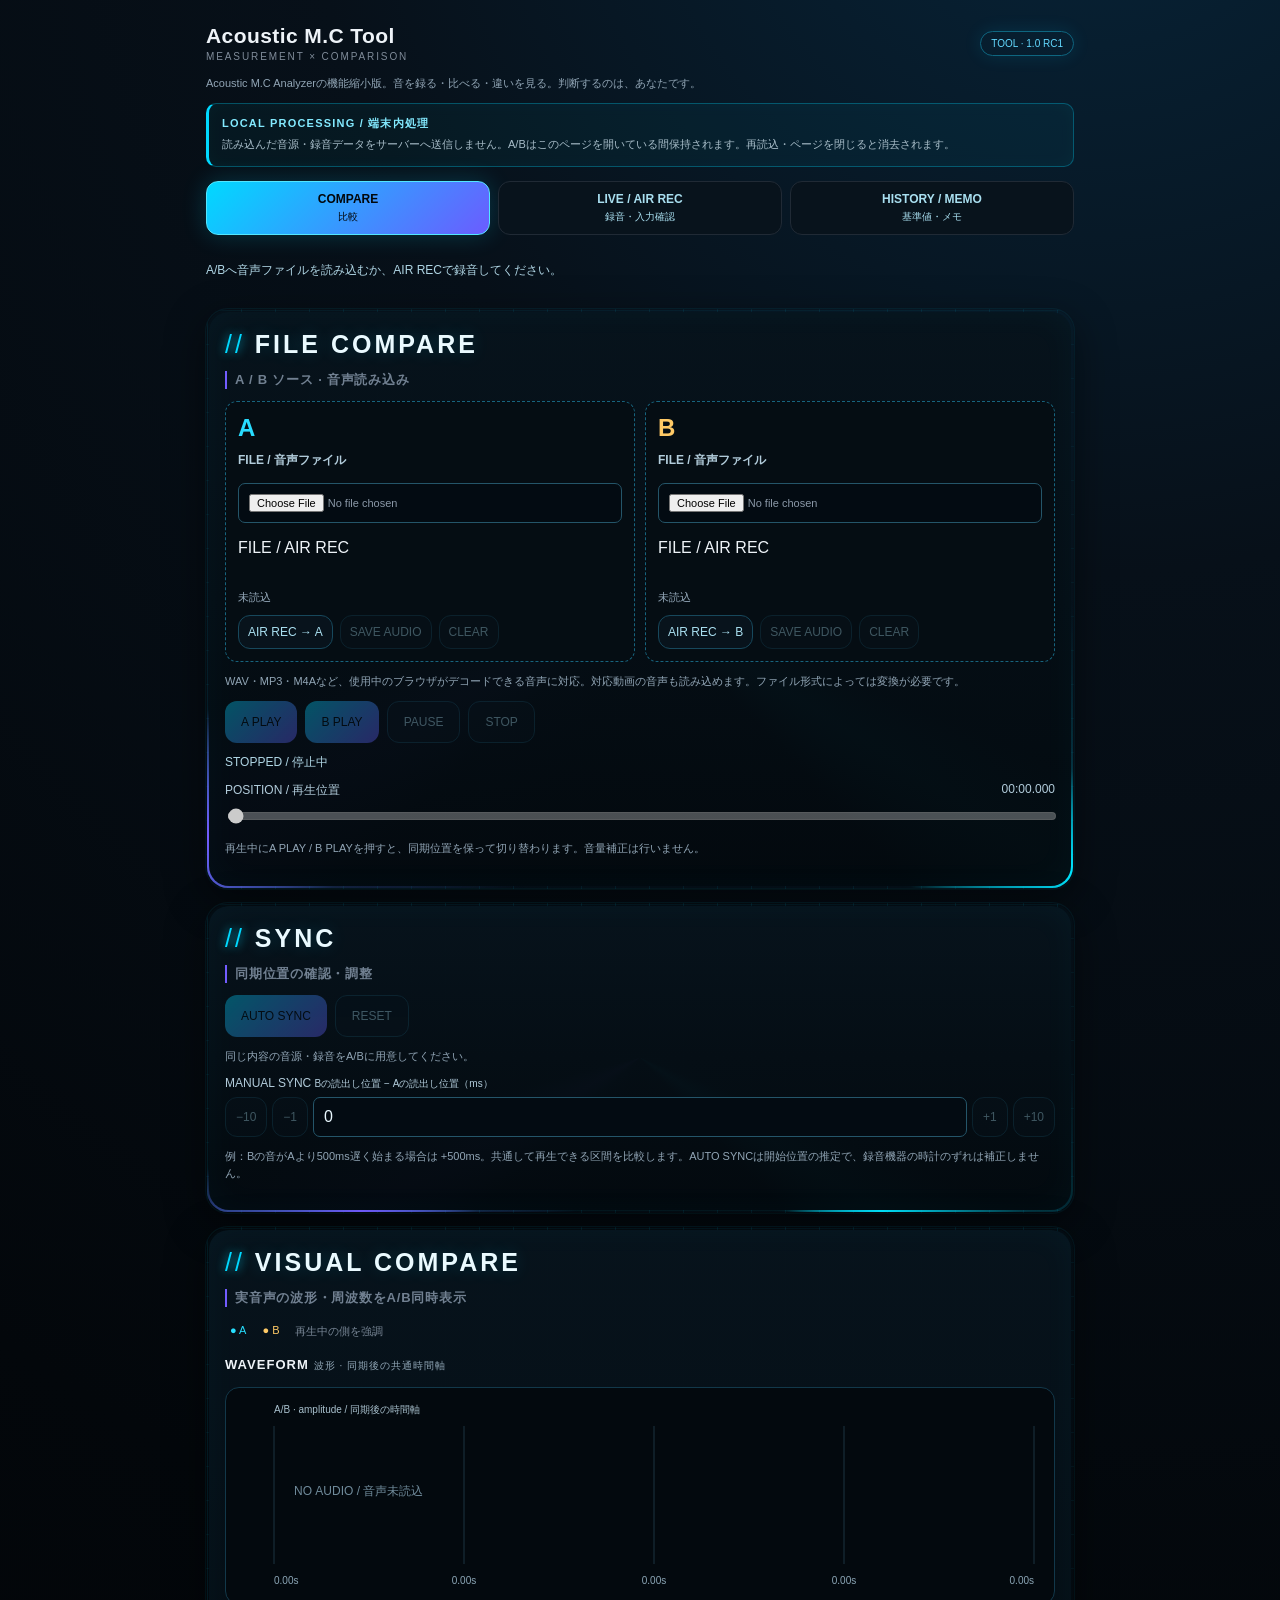
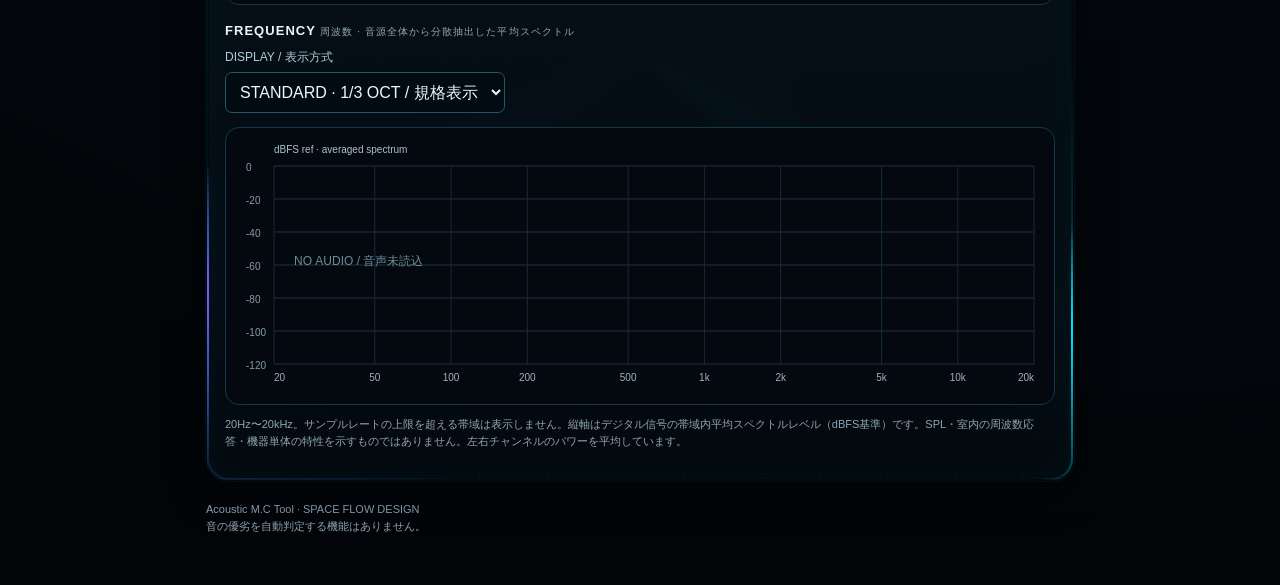
<file: Acoustic_MC_Tool_baseline_RC1.html>
<!doctype html><html lang="ja"><head><meta charset="utf-8"><meta name="viewport" content="width=device-width,initial-scale=1,viewport-fit=cover"><meta name="theme-color" content="#03070b"><meta http-equiv="Content-Security-Policy" content="default-src 'none'; script-src 'unsafe-inline'; style-src 'unsafe-inline'; media-src blob:; worker-src blob:; connect-src 'none'; img-src data:; base-uri 'none'; form-action 'none'"><title>Acoustic M.C Tool</title><style>
*{box-sizing:border-box}body{margin:0;background:radial-gradient(circle at 85% -10%,#07253a 0,#071019 30%,#03070b 72%,#020407 100%);color:#eef3f8;font-family:-apple-system,BlinkMacSystemFont,"Segoe UI",sans-serif}.wrap{max-width:900px;margin:auto;padding:18px 16px 50px}.top{display:flex;justify-content:space-between;align-items:center;margin:6px 0 22px}.brand{font-size:22px;font-weight:800;letter-spacing:.02em}.brand small{display:block;font-size:10px;letter-spacing:.19em;color:#7f8b99;margin-top:3px}.pill{border:1px solid #0e6680;border-radius:999px;padding:6px 10px;font-size:10px;color:#63d9ff;box-shadow:0 0 18px rgba(0,200,255,.12)}.tabs{display:grid;grid-template-columns:repeat(3,1fr);gap:8px;margin:10px 0 18px}.tab{border:1px solid #202a35;background:linear-gradient(180deg,#0a1620,#071018);color:#6f8fa2;padding:12px;border-radius:12px;text-align:center;font-weight:700}.tab.on{background:linear-gradient(135deg,#00d9ff,#6b5cff);color:#02070b;border-color:#53e6ff;box-shadow:0 0 24px rgba(0,217,255,.2)}.card{position:relative;isolation:isolate;background:linear-gradient(180deg,rgba(8,20,29,.97),rgba(5,11,17,.97));border:1px solid transparent;border-radius:20px;padding:18px;margin:14px 0;box-shadow:0 12px 40px rgba(0,0,0,.38),inset 0 0 28px rgba(0,217,255,.025);overflow:hidden}.card:before{content:"";position:absolute;z-index:-2;inset:-55%;background:conic-gradient(from 0deg,transparent 0 34%,#00d9ff 40%,transparent 46% 68%,#725cff 74%,transparent 81%);animation:cyberSpin 7s linear infinite}.card:after{content:"";position:absolute;z-index:-1;inset:1px;border-radius:19px;background:linear-gradient(180deg,#08141d 0%,#050b11 100%);box-shadow:inset 0 0 30px rgba(0,217,255,.035)}@keyframes cyberSpin{to{transform:rotate(360deg)}}.label{font-size:25px;font-weight:760;color:#eafaff;letter-spacing:.12em;text-transform:uppercase;text-shadow:0 0 18px rgba(0,217,255,.20)}.jp-sub{font-size:13px;color:#718091;letter-spacing:.06em;margin:4px 0 12px;font-weight:600}.value{font-size:42px;font-weight:750;font-variant-numeric:tabular-nums;margin:5px 0}.unit{font-size:15px;color:#7f8c9b}.row{display:flex;gap:8px;flex-wrap:wrap}button{appearance:none;border:0;border-radius:12px;padding:13px 16px;font-weight:800;background:linear-gradient(135deg,#00d9ff,#695cff);color:#02070b}button.alt{background:#08131c;color:#a9dff0;border:1px solid #17485c}button:disabled{opacity:.35}.status{font-size:12px;color:#7e8b99;margin:10px 0 0}.meter{height:5px;background:#1d2631;border-radius:8px;overflow:hidden}.meter div{height:100%;width:0;background:linear-gradient(90deg,#00d9ff,#6b5cff)}.chartbox{margin-top:14px;background:#03090e;border:1px solid #12384a;border-radius:14px;padding:8px}canvas{width:100%;height:240px}.legend{display:flex;gap:16px;font-size:11px;color:#788695;margin:5px 5px 0}.dot{display:inline-block;width:8px;height:8px;border-radius:50%;background:#eef3f8;margin-right:5px}.dot.old{background:#596675}.bands{display:grid;grid-template-columns:repeat(3,1fr);gap:7px;margin-top:10px}.band{background:#050d13;border:1px solid #12384a;padding:10px;border-radius:11px;font-variant-numeric:tabular-nums}.band b{font-size:12px}.band .n{font-size:14px;margin-top:5px}.delta{font-size:12px;color:#9eacba;margin-top:3px}.files{display:grid;grid-template-columns:1fr 1fr;gap:10px}.drop{background:#050d13;border:1px dashed #17637d;border-radius:12px;padding:12px}.drop label{font-size:12px;font-weight:700}.drop input{width:100%;margin-top:8px;color:#8b99a8;font-size:11px}.note{font-size:11px;color:#697685;line-height:1.55}.hide{display:none}@media(max-width:600px){.hero h1{font-size:29px}.value{font-size:36px}.bands{grid-template-columns:repeat(3,1fr)}.files{grid-template-columns:1fr}.wrap{padding-left:13px;padding-right:13px}}

/* Cyber frame v3 */
.card{border-radius:22px;padding:20px 18px 19px;box-shadow:0 12px 42px rgba(0,0,0,.48),inset 0 0 34px rgba(0,217,255,.035),0 0 0 1px rgba(0,217,255,.08)}
.card:before{inset:-70%;background:conic-gradient(from 0deg,transparent 0 25%,rgba(0,217,255,.12) 31%,#00e5ff 34%,transparent 38% 56%,rgba(114,92,255,.14) 63%,#725cff 67%,transparent 71%);animation:cyberSpin 5.5s linear infinite;filter:drop-shadow(0 0 8px rgba(0,217,255,.45))}
.card:after{inset:2px;border-radius:20px;background:linear-gradient(180deg,rgba(7,19,28,.985),rgba(3,9,14,.985));box-shadow:inset 0 0 35px rgba(0,217,255,.035)}
.card .label:before{content:'// ';color:#00d9ff;text-shadow:0 0 10px #00d9ff;font-weight:500}
.card{background-image:linear-gradient(90deg,rgba(0,217,255,.08) 1px,transparent 1px),linear-gradient(rgba(0,217,255,.05) 1px,transparent 1px);background-size:34px 34px}
.card > *{position:relative;z-index:2}
.card .jp-sub{display:inline-block;border-left:2px solid #725cff;padding-left:8px;text-transform:none}
@media (prefers-reduced-motion:reduce){.card:before{animation:none}}
.privacy{margin:2px 0 14px;padding:12px 13px;border:1px solid rgba(0,217,255,.3);border-left:3px solid #00d9ff;border-radius:10px;background:rgba(0,217,255,.045);box-shadow:inset 0 0 18px rgba(0,217,255,.035)}.privacy b{display:block;font-size:11px;letter-spacing:.11em;color:#83eaff;margin-bottom:5px}.privacy span{display:block;font-size:11px;line-height:1.6;color:#8c9aa8}

h1,h2,h3{margin:0 0 8px}h3{font-size:13px;letter-spacing:.08em;margin-top:18px}small{font-weight:normal}h3 small{font-size:10px;color:#91a7b7}.label{overflow-wrap:anywhere}.intro{margin-top:-9px}button,input,select,textarea{font:inherit}button{cursor:pointer;font-size:12px}button:disabled{cursor:default}.tab{font-size:12px;padding:10px 4px}.tab small{display:block;font-size:10px;margin-top:4px}.tabs .tab{background:#08131c;color:#a9dff0}.tabs .on{background:linear-gradient(135deg,#00d9ff,#6b5cff);color:#02070b}input,select,textarea{max-width:100%;border:1px solid #245569;background:#030b12;color:#e9f8ff;border-radius:7px;padding:10px}label{display:block;font-size:12px;color:#b2ccdb;margin:10px 0 6px}label small{font-size:10px}input[type=range]{width:100%;padding:0;accent-color:#20d7ff}.manual{flex-wrap:nowrap;gap:5px}.manual button{padding:10px;flex-shrink:0}.manual input{width:100%;min-width:40px}.drop{min-width:0}.drop.playing{border-color:#fff;box-shadow:inset 0 0 22px #00d9ff30}.slotB.playing{box-shadow:inset 0 0 22px #ffc45330}.drop b{font-size:24px;color:#28dcff}.drop.slotB b{color:#ffca66}.filename{overflow-wrap:anywhere;min-height:34px}.slotMeta{font-size:11px;color:#95a9ba;line-height:1.6}.slotActions{display:flex;gap:7px;flex-wrap:wrap;margin-top:9px}.slotActions button{padding:9px}.legendA{color:#27dfff}.legendB{color:#ffca66}.legend span.active{font-weight:800;color:white}.transport button.active{outline:2px solid white;box-shadow:0 0 15px #20d7ff77}.seeklabel{display:flex;justify-content:space-between}.chartbox canvas{height:auto;aspect-ratio:1000/300;display:block;width:100%}#spectrum{aspect-ratio:1000/340}#wave{aspect-ratio:1000/260}textarea{width:100%;resize:vertical;line-height:1.8}.note{color:#91a5b5}.status{color:#b0d6e5;line-height:1.6}#status{padding:8px 0;min-height:42px}.privacy span{color:#a8bdc9}.top{gap:10px}.pill{white-space:nowrap}.brand{font-size:21px}footer{margin-top:20px}button:focus-visible,input:focus-visible,select:focus-visible,textarea:focus-visible{outline:2px solid #fff;outline-offset:3px}[hidden]{display:none!important}@media(min-width:601px){.files{grid-template-columns:1fr 1fr}}@media(max-width:420px){.label{font-size:21px;letter-spacing:.07em}.brand{font-size:17px}.pill{font-size:9px;padding:5px}.manual button{padding:10px 8px}.card{padding:16px 12px}.wrap{padding:12px 10px 32px}.tabs{gap:5px}.chartbox{padding:3px}.label:before{display:none}}@media(prefers-reduced-motion:reduce){*{scroll-behavior:auto!important}}

.chartbox canvas,#spectrum,#wave{aspect-ratio:auto;height:260px}#wave{height:200px}@media(max-width:600px){.chartbox canvas,#spectrum{height:230px}#wave{height:180px}}
</style></head><body><div class="wrap">
<header class="top"><div class="brand">Acoustic M.C Tool<small>MEASUREMENT × COMPARISON</small></div><div class="pill">TOOL · 1.0 RC1</div></header>
<p class="note intro">Acoustic M.C Analyzerの機能縮小版。音を録る・比べる・違いを見る。判断するのは、あなたです。</p>
<div class="privacy"><b>LOCAL PROCESSING / 端末内処理</b><span>読み込んだ音源・録音データをサーバーへ送信しません。A/Bはこのページを開いている間保持されます。再読込・ページを閉じると消去されます。</span></div>
<nav class="tabs" aria-label="画面"><button class="tab on" data-page="compare" aria-current="page">COMPARE<small>比較</small></button><button class="tab" data-page="live">LIVE / AIR REC<small>録音・入力確認</small></button><button class="tab" data-page="history">HISTORY / MEMO<small>基準値・メモ</small></button></nav>
<p id="status" class="status" role="status" aria-live="polite">A/Bへ音声ファイルを読み込むか、AIR RECで録音してください。</p>
<section data-panel="compare">
<div class="card"><h1 class="label">File Compare</h1><div class="jp-sub">A / B ソース · 音声読み込み</div>
<div class="files" id="slots"></div><p class="note">WAV・MP3・M4Aなど、使用中のブラウザがデコードできる音声に対応。対応動画の音声も読み込めます。ファイル形式によっては変換が必要です。</p>
<div class="row transport"><button id="playA" disabled>A PLAY</button><button id="playB" disabled>B PLAY</button><button id="pause" class="alt" disabled>PAUSE</button><button id="stop" class="alt" disabled>STOP</button></div>
<p id="now" class="status">STOPPED / 停止中</p><label class="seeklabel" for="seek">POSITION / 再生位置 <output id="position">00:00.000</output></label><input id="seek" type="range" min="0" max="1" step="0.001" value="0" disabled>
<p class="note">再生中にA PLAY / B PLAYを押すと、同期位置を保って切り替わります。音量補正は行いません。</p></div>
<div class="card"><h2 class="label">Sync</h2><div class="jp-sub">同期位置の確認・調整</div><div class="row"><button id="sync" disabled>AUTO SYNC</button><button id="resetSync" class="alt" disabled>RESET</button></div><p id="syncStatus" class="note">同じ内容の音源・録音をA/Bに用意してください。</p>
<label for="offset">MANUAL SYNC <small> Bの読出し位置 − Aの読出し位置（ms）</small></label><div class="row manual"><button class="alt nudge" data-step="-10" disabled>−10</button><button class="alt nudge" data-step="-1" disabled>−1</button><input id="offset" type="number" value="0" step="0.1" disabled aria-label="Bの同期オフセット ミリ秒"><button class="alt nudge" data-step="1" disabled>+1</button><button class="alt nudge" data-step="10" disabled>+10</button></div>
<p class="note">例：Bの音がAより500ms遅く始まる場合は +500ms。共通して再生できる区間を比較します。AUTO SYNCは開始位置の推定で、録音機器の時計のずれは補正しません。</p></div>
<div class="card"><h2 class="label">Visual Compare</h2><div class="jp-sub">実音声の波形・周波数をA/B同時表示</div><div class="legend"><span class="legendA">● A</span><span class="legendB">● B</span><span>再生中の側を強調</span></div>
<h3>WAVEFORM <small>波形 · 同期後の共通時間軸</small></h3><div class="chartbox"><canvas id="wave" width="1000" height="260" aria-label="A/B実音声波形"></canvas></div>
<h3>FREQUENCY <small>周波数 · 音源全体から分散抽出した平均スペクトル</small></h3><label for="freqMode">DISPLAY / 表示方式</label><select id="freqMode"><option value="standard">STANDARD · 1/3 OCT / 規格表示</option><option value="music">MUSIC · 音楽制作向け</option></select><div class="chartbox"><canvas id="spectrum" width="1000" height="340" aria-label="A/B周波数スペクトル"></canvas></div>
<p class="note">20Hz〜20kHz。サンプルレートの上限を超える帯域は表示しません。縦軸はデジタル信号の帯域内平均スペクトルレベル（dBFS基準）です。SPL・室内の周波数応答・機器単体の特性を示すものではありません。左右チャンネルのパワーを平均しています。</p></div>
</section>
<section data-panel="live" hidden><div class="card"><h2 class="label">Air Rec</h2><div class="jp-sub">スピーカーから鳴った音をA/Bへ録音</div><label for="recSlot">RECORD TO / 録音先</label><select id="recSlot"><option value="A">A · 変更前など</option><option value="B">B · 変更後など</option></select><div class="row" style="margin-top:12px"><button id="record">START REC</button><button id="stopRecord" class="alt" disabled>STOP REC</button><button id="saveReference" class="alt" disabled>SAVE REFERENCE</button></div><p id="recStatus" class="status">マイク未使用</p><div class="value"><span id="db">--</span> <span class="unit">dBFS</span></div><div class="meter"><div id="level"></div></div><div class="chartbox"><canvas id="liveChart" width="1000" height="300" aria-label="マイク入力周波数と保存済み基準値"></canvas></div><div class="bands" id="bands" aria-label="現在と保存基準の周波数比較"></div><p class="note">録音終了後、選択したスロットへ音声を読み込みます。既存の音声がある場合は置換前に確認します。比較するときは同じ再生音源を使い、比較対象以外の録音位置・向き・再生音量などを揃えてください。</p><p class="note">マイクはHTTPSまたはlocalhostで利用してください。内蔵マイクの特性や端末側の信号処理も録音結果に含まれます。自動ゲイン・ノイズ抑制・エコー除去は無効を要求しますが、機器によっては適用されます。録音中に他のアプリへ移動した場合は録音を終了します。</p></div></section>
<section data-panel="history" hidden><div class="card"><h2 class="label">Memo</h2><div class="jp-sub">気付いたこと・比較条件・印象</div><label for="memo">A/B MEMO</label><textarea id="memo" rows="9" placeholder="A：変更前 / B：変更後&#10;録音位置・再生音量など&#10;低域が変わった気がする、定位の印象が違う…"></textarea><p class="note">メモはタブのセッション中保持します。Toolは内容を評価しません。必要な記録は終了前にコピーしてください。</p></div><div class="card"><h2 class="label">Reference</h2><div class="jp-sub">旧版から継承した前回スペクトル保存</div><p id="referenceStatus" class="note"></p><div class="chartbox"><canvas id="referenceChart" width="1000" height="300" aria-label="保存した入力スペクトル"></canvas></div><p class="note">SAVE REFERENCEは入力スペクトルの瞬間値だけをこのブラウザに保存します。A/B音声の保存ではありません。録音中のLIVEグラフに重ねて表示します。</p></div></section>
<footer class="note">Acoustic M.C Tool · SPACE FLOW DESIGN<br>音の優劣を自動判定する機能はありません。</footer>
</div>
<script>// All processing runs locally. Dedicated worker keeps controls responsive.
function dspWorker(){
function fft(re,im){const n=re.length;for(let i=1,j=0;i<n;i++){let bit=n>>1;for(;j&bit;bit>>=1)j^=bit;j^=bit;if(i<j){[re[i],re[j]]=[re[j],re[i]];[im[i],im[j]]=[im[j],im[i]]}}for(let len=2;len<=n;len<<=1){const angle=-2*Math.PI/len;for(let i=0;i<n;i+=len){for(let j=0;j<len/2;j++){const c=Math.cos(angle*j),s=Math.sin(angle*j),u=i+j,v=u+len/2,tr=re[v]*c-im[v]*s,ti=re[v]*s+im[v]*c;re[v]=re[u]-tr;im[v]=im[u]-ti;re[u]+=tr;im[u]+=ti}}}}
function analyze(channels,sr){const size=8192,len=channels[0].length,count=Math.min(64,Math.max(1,Math.ceil(len/size))),power=new Float64Array(size/2+1),wave=channels.map(()=>({min:new Float32Array(1600),max:new Float32Array(1600)}));let frames=0;
for(const data of channels){for(let f=0;f<count;f++){const start=Math.floor(f*Math.max(0,len-size)/Math.max(1,count-1)),n=Math.min(size,len-start),re=new Float64Array(size),im=new Float64Array(size);let winSum=0;for(let j=0;j<n;j++){const w=.5-.5*Math.cos(2*Math.PI*j/Math.max(1,n-1));re[j]=data[start+j]*w;winSum+=w}fft(re,im);for(let k=0;k<power.length;k++)power[k]+=(re[k]*re[k]+im[k]*im[k])/Math.max(1,winSum*winSum)*(k&&k<size/2?4:1);frames++}}
for(let k=0;k<power.length;k++)power[k]/=frames;
channels.forEach((data,c)=>{for(let i=0;i<1600;i++){let lo=1,hi=-1;const start=Math.floor(i*len/1600),end=Math.max(start+1,Math.floor((i+1)*len/1600));for(let j=start;j<Math.min(len,end);j++){lo=Math.min(lo,data[j]);hi=Math.max(hi,data[j])}wave[c].min[i]=lo;wave[c].max[i]=hi}});
// 100 Hz RMS envelope for alignment; mean removal happens over each overlap.
const step=Math.max(1,Math.round(sr/100)),env=new Float32Array(Math.ceil(len/step));for(let i=0;i<env.length;i++){let sum=0,n=0;for(const data of channels){for(let j=i*step;j<Math.min(len,(i+1)*step);j++){sum+=data[j]*data[j];n++}}env[i]=Math.sqrt(sum/Math.max(1,n))}return {power,wave,env,envRate:sr/step,fftSize:size};}
function sync(a,b,rateA,rateB){const rate=100,seconds=Math.min(120,a.length/rateA,b.length/rateB);const n=Math.floor(seconds*rate);if(n<100)throw Error('同期推定には1秒以上の音声が必要です。');const A=new Float64Array(n),B=new Float64Array(n);for(let i=0;i<n;i++){A[i]=a[Math.min(a.length-1,Math.round(i*rateA/rate))];B[i]=b[Math.min(b.length-1,Math.round(i*rateB/rate))]}
const maxLag=Math.min(3000,Math.floor(n*.45)),minOverlap=Math.max(100,Math.floor(n*.5));let best=-2,lagBest=0,scores=[];
for(let lag=-maxLag;lag<=maxLag;lag++){const from=Math.max(0,-lag),to=Math.min(n,n-lag),m=to-from;if(m<minOverlap)continue;let x=0,y=0,xx=0,yy=0,xy=0;for(let i=from;i<to;i++){const u=A[i],v=B[i+lag];x+=u;y+=v;xx+=u*u;yy+=v*v;xy+=u*v}const vx=xx-x*x/m,vy=yy-y*y/m;const score=(vx>1e-12&&vy>1e-12)?(xy-x*y/m)/Math.sqrt(vx*vy):-2;scores.push([lag,score]);if(score>best){best=score;lagBest=lag}}
let runner=-2;for(const [lag,s]of scores)if(Math.abs(lag-lagBest)>25)runner=Math.max(runner,s);return {offset:lagBest/rate,score:best,ambiguous:best<.65||runner>best-.035,search:Math.min(30,maxLag/rate),seconds};}
self.onmessage=e=>{const {id,type}=e.data;try{const r=type==='analyze'?analyze(e.data.channels,e.data.sr):sync(e.data.a,e.data.b,e.data.rateA,e.data.rateB);self.postMessage({id,result:r})}catch(err){self.postMessage({id,error:err.message})}};
}

'use strict';
const $=id=>document.getElementById(id), slots={A:null,B:null}, busy={A:false,B:false};let ctx=null,playing=null,sources=[],origin=0,cursor=0,offset=0,rec=null,pendingMic=false,analysisBusy=false,activePage='compare',raf=0,playToken=0,lastLive=null,reference=null;
const colors={A:'#27dfff',B:'#ffca66'}, standard=[20,25,31.5,40,50,63,80,100,125,160,200,250,315,400,500,630,800,1000,1250,1600,2000,2500,3150,4000,5000,6300,8000,10000,12500,16000,20000], music=[20,31.5,50,80,125,250,500,1000,2000,4000,8000,16000,20000];
const worker=new Worker(URL.createObjectURL(new Blob(['('+dspWorker.toString()+')()'],{type:'text/javascript'}))),jobs=new Map();let jobId=0;
worker.onmessage=e=>{const j=jobs.get(e.data.id);if(!j)return;jobs.delete(e.data.id);e.data.error?j.reject(Error(e.data.error)):j.resolve(e.data.result)};worker.onerror=()=>{for(const j of jobs.values())j.reject(Error('音声解析を継続できません。ページを再度開いてください。'));jobs.clear();say('音声解析でエラーが発生しました。')};
function job(type,data){return new Promise((resolve,reject)=>{const id=++jobId;jobs.set(id,{resolve,reject});worker.postMessage({id,type,...data})})}
function say(s){$('status').textContent=s}
function timed(p,ms,label){let timer;return Promise.race([p,new Promise((_,reject)=>{timer=setTimeout(()=>reject(Error(label)),ms)})]).finally(()=>clearTimeout(timer))}
async function audio(resume=true){if(!ctx)ctx=new(window.AudioContext||window.webkitAudioContext)();if(resume&&ctx.state==='suspended')await timed(ctx.resume(),6000,'音声出力の開始がタイムアウトしました。再生ボタンをもう一度押してください。');if(resume&&ctx.state!=='running')throw Error('音声出力を開始できません。もう一度再生ボタンを押してください。');return ctx}
function time(t){t=Math.max(0,t);const m=Math.floor(t/60),s=(t%60).toFixed(3).padStart(6,'0');return String(m).padStart(2,'0')+':'+s}
function limits(){if(slots.A&&slots.B)return [Math.max(0,-offset),Math.min(slots.A.buffer.duration,slots.B.buffer.duration-offset)];return [0,slots.A?slots.A.buffer.duration:slots.B?slots.B.buffer.duration:0]}
function position(){return playing?ctx.currentTime-origin:cursor}
function cut(){for(const s of sources){try{s.node.stop()}catch{}s.node.disconnect();s.gain.disconnect()}sources=[]}
function pause(reset=false){playToken++;cursor=reset?limits()[0]:position();playing=null;cut();update();draw()}
async function play(which){const token=++playToken;try{if(rec||pendingMic||busy.A||busy.B||analysisBusy||!slots[which])return;await audio();if(token!==playToken)return;let p=position()+(playing?.015:0),[lo,hi]=limits();if(hi<=lo)throw Error('同期後の共通区間がありません。位置を調整してください。');if(p<lo||p>=hi-.002)p=lo;const start=ctx.currentTime+.015;for(const s of sources){s.gain.gain.cancelScheduledValues(ctx.currentTime);s.gain.gain.setValueAtTime(s.gain.gain.value,ctx.currentTime);s.gain.gain.linearRampToValueAtTime(0,start);try{s.node.stop(start)}catch{}setTimeout(()=>{s.node.disconnect();s.gain.disconnect()},60)}sources=[];const node=ctx.createBufferSource(),gain=ctx.createGain();node.buffer=slots[which].buffer;node.connect(gain);gain.connect(ctx.destination);gain.gain.setValueAtTime(0,start);gain.gain.linearRampToValueAtTime(1,start+.008);node.start(start,p+(which==='B'?offset:0),hi-p);sources.push({node,gain});origin=start-p;cursor=p;playing=which;update();draw()}catch(e){say('再生できません：'+e.message);pause()}}
function update(){const locked=!!rec||pendingMic||busy.A||busy.B||analysisBusy,both=!!slots.A&&!!slots.B;for(const k of ['A','B']){$('play'+k).disabled=locked||!slots[k];$('play'+k).classList.toggle('active',playing===k);$('slot'+k).classList.toggle('playing',playing===k);document.querySelector('.legend'+k).classList.toggle('active',playing===k);$('file'+k).disabled=locked;$('air'+k).disabled=locked;$('clear'+k).disabled=locked||!slots[k];$('download'+k).disabled=locked||!slots[k];$('meta'+k).textContent=busy[k]?'読み込み・解析中…':slots[k]?`${time(slots[k].buffer.duration)} · ${slots[k].buffer.sampleRate} Hz · ${slots[k].buffer.numberOfChannels} ch`:'未読込';$('name'+k).textContent=slots[k]?slots[k].name:'FILE / AIR REC'}
$('sync').disabled=locked||!both;$('resetSync').disabled=locked||!both;$('offset').disabled=locked||!both;document.querySelectorAll('.nudge').forEach(b=>b.disabled=locked||!both);$('record').disabled=locked;$('recSlot').disabled=locked;$('stopRecord').disabled=!rec||rec.stopping;$('pause').disabled=!playing;$('stop').disabled=!slots.A&&!slots.B;const [lo,hi]=limits();$('seek').min=lo;$('seek').max=Math.max(lo,hi);$('seek').disabled=locked||hi<=lo;$('seek').value=Math.max(lo,Math.min(hi,position()));$('now').textContent=playing?`PLAYING ${playing} / ${playing}を再生中`:'STOPPED / 停止中';$('position').textContent=time(position())}
function changePage(p){activePage=p;document.querySelectorAll('[data-panel]').forEach(el=>el.hidden=el.dataset.panel!==p);document.querySelectorAll('[data-page]').forEach(el=>{el.classList.toggle('on',el.dataset.page===p);if(el.dataset.page===p)el.setAttribute('aria-current','page');else el.removeAttribute('aria-current')});draw()}
function resetAlignment(){offset=0;$('offset').value=0;cursor=0;$('syncStatus').textContent='音声を変更したため同期をリセットしました。AUTO / MANUALで確認してください。'}
async function loadBlob(k,blob,name){busy[k]=true;pause(true);update();say(k+'の音声を読み込み・解析しています…');try{await audio(false);const bytes=await timed(blob.arrayBuffer(),30000,'ファイルの読込がタイムアウトしました。');const buffer=await timed(new (window.OfflineAudioContext||window.webkitOfflineAudioContext)(1,1,ctx.sampleRate).decodeAudioData(bytes),45000,'音声のデコードがタイムアウトしました。対応形式とブラウザを確認してください。');if(!buffer.length||buffer.duration<=0)throw Error('音声が空です。');const channels=Array.from({length:buffer.numberOfChannels},(_,i)=>buffer.getChannelData(i));const analysis=await timed(job('analyze',{channels,sr:buffer.sampleRate}),90000,'音声の解析がタイムアウトしました。短いファイルで再試行してください。');const old=slots[k];slots[k]={buffer,...analysis,name,blob};if(old?.url)URL.revokeObjectURL(old.url);resetAlignment();say(k+'の読み込み完了。再生して比較できます。')}catch(e){say(k+'の読み込みに失敗しました。以前の音声は保持しています。形式・ファイルサイズを確認してください。 '+e.message)}finally{busy[k]=false;update();draw()}}
$('slots').innerHTML=['A','B'].map(k=>`<div id="slot${k}" class="drop slot${k}"><b>${k}</b><label for="file${k}">FILE / 音声ファイル</label><input id="file${k}" type="file" accept="audio/*,video/*"><p class="filename" id="name${k}"></p><div class="slotMeta" id="meta${k}"></div><div class="slotActions"><button class="alt" id="air${k}">AIR REC → ${k}</button><button class="alt" id="download${k}" disabled>SAVE AUDIO</button><button class="alt" id="clear${k}" disabled>CLEAR</button></div></div>`).join('');
for(const k of ['A','B']){$('file'+k).onchange=async e=>{const f=e.target.files[0];e.target.value='';if(!f)return;if(slots[k]&&!confirm(k+'の音声を置き換えますか？'))return;await loadBlob(k,f,f.name)};$('play'+k).onclick=()=>play(k);$('air'+k).onclick=()=>{$('recSlot').value=k;changePage('live')};$('clear'+k).onclick=()=>{if(!confirm(k+'の音声を消去しますか？'))return;pause(true);if(slots[k]?.url)URL.revokeObjectURL(slots[k].url);slots[k]=null;resetAlignment();update();draw();say(k+'を消去しました。')};$('download'+k).onclick=()=>{const s=slots[k];if(!s)return;if(!s.url)s.url=URL.createObjectURL(s.blob);const a=document.createElement('a');a.href=s.url;a.download=s.name;document.body.append(a);a.click();a.remove()}}
document.querySelectorAll('[data-page]').forEach(b=>b.onclick=()=>changePage(b.dataset.page));$('pause').onclick=()=>pause();$('stop').onclick=()=>pause(true);$('seek').oninput=()=>{const k=playing,target=Number($('seek').value);pause();cursor=target;update();draw();if(k)play(k)};
function setOffset(v){if(!Number.isFinite(v)){say('同期位置には数値を入力してください。');$('offset').value=(offset*1000).toFixed(1);return}const sec=v/1000;if(slots.A&&slots.B&&(sec>=slots.B.buffer.duration||sec<=-slots.A.buffer.duration)){say('共通再生区間がなくなるため、その同期位置は適用できません。');$('offset').value=(offset*1000).toFixed(1);return}pause();offset=sec;cursor=Math.max(limits()[0],Math.min(cursor,limits()[1]));$('offset').value=v.toFixed(1);$('syncStatus').textContent='MANUAL / 手動設定 '+v.toFixed(1)+' ms。耳と波形で確認してください。';update();draw()}
$('offset').onchange=()=>setOffset($('offset').value.trim()===''?NaN:Number($('offset').value));document.querySelectorAll('.nudge').forEach(b=>b.onclick=()=>setOffset(offset*1000+Number(b.dataset.step)));$('resetSync').onclick=()=>setOffset(0);
$('sync').onclick=async()=>{if(!slots.A||!slots.B)return;pause();analysisBusy=true;update();$('syncStatus').textContent='AUTO SYNC / 音量変化の相関から開始位置を推定中…';try{const r=await job('sync',{a:slots.A.env,b:slots.B.env,rateA:slots.A.envRate,rateB:slots.B.envRate});if(r.ambiguous){$('syncStatus').textContent='AUTO SYNC / 同期位置を確定できませんでした。無音・一定音・繰り返し・異なる音源では推定が難しいため、現在の位置を保持しています。MANUAL SYNCで調整してください。'}else{setOffset(r.offset*1000);$('syncStatus').textContent=`AUTO SYNC / 推定 ${(r.offset*1000).toFixed(1)} ms（先頭${r.seconds.toFixed(0)}秒、探索±${r.search.toFixed(1)}秒）。10ms単位の推定です。耳と波形で確認し、必要なら手動で微調整してください。`}}catch(e){$('syncStatus').textContent=e.message}finally{analysisBusy=false;update()}};
$('freqMode').onchange=draw;try{$('memo').value=sessionStorage.getItem('amct_memo_v1')||''}catch{}$('memo').oninput=()=>{try{sessionStorage.setItem('amct_memo_v1',$('memo').value)}catch{}};
function cleanMic(r){if(!r)return;try{r.input.disconnect()}catch{}r.stream.getTracks().forEach(t=>t.stop());$('saveReference').disabled=!lastLive}
function stopRecord(reason=''){if(!rec||rec.stopping)return;const r=rec;r.stopping=true;r.reason=reason;if(r.recorder.state!=='inactive')r.recorder.stop();else cleanMic(r);update()}
$('record').onclick=async()=>{if(rec||pendingMic)return;const k=$('recSlot').value;if(slots[k]&&!confirm(k+'の音声を録音結果で置き換えますか？'))return;pause();pendingMic=true;update();let stream=null,r=null;try{if(!isSecureContext||!navigator.mediaDevices?.getUserMedia)throw Error('マイク録音にはHTTPSまたはlocalhostで開いてください。');if(!window.MediaRecorder)throw Error('このブラウザは録音に対応していません。');await audio();stream=await navigator.mediaDevices.getUserMedia({audio:{echoCancellation:false,noiseSuppression:false,autoGainControl:false}});if(document.hidden)throw Error('ページを表示した状態で録音を開始してください。');const mime=['audio/webm;codecs=opus','audio/mp4','audio/webm','audio/ogg;codecs=opus'].find(t=>MediaRecorder.isTypeSupported(t));const recorder=new MediaRecorder(stream,mime?{mimeType:mime}:{}),input=ctx.createMediaStreamSource(stream),analyser=ctx.createAnalyser();analyser.fftSize=8192;analyser.smoothingTimeConstant=.65;input.connect(analyser);r={k,recorder,stream,input,analyser,chunks:[],started:performance.now(),stopping:false,failed:false,reason:''};recorder.ondataavailable=e=>{if(e.data.size)r.chunks.push(e.data)};recorder.onerror=e=>{r.failed=true;say('録音エラー：'+(e.error?.message||'録音を継続できません'));stopRecord('録音エラー')};recorder.onstop=async()=>{cleanMic(r);if(rec===r)rec=null;update();if(r.failed){$('recStatus').textContent='録音に失敗しました。以前のA/B音声を保持しています。';return}const blob=new Blob(r.chunks,{type:recorder.mimeType||r.chunks[0]?.type||'audio/webm'});if(!blob.size){$('recStatus').textContent='録音データが空のため読み込めませんでした。';return}const ext=blob.type.includes('mp4')?'m4a':blob.type.includes('ogg')?'ogg':'webm';$('recStatus').textContent=(r.reason?r.reason+'。':'')+'録音終了・解析中…';await loadBlob(k,blob,'AIR_REC_'+k+'_'+new Date().toISOString().replace(/[:.]/g,'-')+'.'+ext);$('recStatus').textContent=(r.reason?r.reason+'。':'')+'録音終了。比較画面で読み込み結果を確認してください。'};for(const track of stream.getAudioTracks())track.onended=()=>stopRecord('マイク接続が終了したため停止');rec=r;recorder.start(500);lastLive=null;const settings=stream.getAudioTracks()[0].getSettings();const processing=['echoCancellation','noiseSuppression','autoGainControl'].filter(p=>settings[p]===true);$('recStatus').textContent=`${k}を録音中。${processing.length?'端末側の処理が有効：'+processing.join(', '):'信号処理の無効化を要求済み'}`;say(k+'へ録音中です。STOP RECで終了してください。')}catch(e){if(r)cleanMic(r);else stream?.getTracks().forEach(t=>t.stop());rec=null;$('recStatus').textContent='録音を開始できません：'+e.message;say('録音を開始できませんでした。マイク権限と接続を確認してください。')}finally{pendingMic=false;update()}};
$('stopRecord').onclick=()=>stopRecord();
try{const saved=JSON.parse(localStorage.getItem('amct_reference_v1')||'null');if(saved&&Array.isArray(saved.values)&&saved.values.length===standard.length&&saved.values.every(Number.isFinite))reference=saved;else{const old=JSON.parse(localStorage.getItem('amct_lastBands')||'null');if(Array.isArray(old)&&old.length===9&&old.every(Number.isFinite))reference={values:old,freqs:[63,125,250,500,1000,2000,4000,8000,12000],date:'旧版の保存値'}}}catch{}
$('saveReference').onclick=()=>{if(!lastLive)return;reference={values:[...lastLive],freqs:standard,date:new Date().toLocaleString()};try{localStorage.setItem('amct_reference_v1',JSON.stringify(reference));say('入力スペクトルを基準値として保存しました。')}catch{say('ブラウザ保存が使えないため、このページ内で基準値を保持します。')}draw()};
function band(power,sr,n,f){if(f>sr/2)return null;let lo=Math.max(1,Math.ceil(f/Math.pow(2,1/6)*n/sr)),hi=Math.min(power.length-1,Math.floor(f*Math.pow(2,1/6)*n/sr));if(hi<lo)lo=hi=Math.max(1,Math.min(power.length-1,Math.round(f*n/sr)));let sum=0;for(let i=lo;i<=hi;i++)sum+=power[i];return Math.max(-120,10*Math.log10(Math.max(1e-12,sum/(hi-lo+1))))}
function base(id,title){const c=$(id),g=c.getContext('2d'),rect=c.getBoundingClientRect(),w=Math.max(240,rect.width||800),h=Math.max(160,rect.height||260),dpr=window.devicePixelRatio||1;if(c.width!==Math.round(w*dpr)||c.height!==Math.round(h*dpr)){c.width=Math.round(w*dpr);c.height=Math.round(h*dpr)}g.setTransform(dpr,0,0,dpr,0,0);g.clearRect(0,0,w,h);g.fillStyle='#03090e';g.fillRect(0,0,w,h);g.fillStyle='#a9c1ce';g.font='10px sans-serif';g.fillText(title,40,17);return {g,w,h,l:40,r:w-12,t:30,b:h-32}}
function freqGraph(id,series,title){const {g,w,h,l,r,t,b}=base(id,title),x=f=>l+Math.log(f/20)/Math.log(1000)*(r-l),y=db=>b-(Math.max(-120,Math.min(0,db))+120)/120*(b-t);g.lineWidth=1;g.font='10px sans-serif';for(let db=-120;db<=0;db+=20){g.strokeStyle='#1a3342';g.beginPath();g.moveTo(l,y(db));g.lineTo(r,y(db));g.stroke();g.fillStyle='#849dac';g.fillText(String(db),12,y(db)+5)}for(const f of (w<500?[20,100,1000,10000,20000]:[20,50,100,200,500,1000,2000,5000,10000,20000])){g.strokeStyle='#142c39';g.beginPath();g.moveTo(x(f),t);g.lineTo(x(f),b);g.stroke();g.fillStyle='#9bb3c2';g.textAlign=f===20?'left':f===20000?'right':'center';g.fillText(f>=1000?f/1000+'k':f,x(f),h-15)}g.textAlign='left';for(const s of series){g.globalAlpha=playing&&s.key&&playing!==s.key ? .75 : 1;g.strokeStyle=s.color;g.lineWidth=playing===s.key?4:2;g.beginPath();let moved=false;s.freqs.forEach((f,i)=>{const v=s.values[i];if(v===null||!Number.isFinite(v)){moved=false;return}moved?g.lineTo(x(f),y(v)):g.moveTo(x(f),y(v));moved=true});g.stroke();g.globalAlpha=1}if(!series.length){g.fillStyle='#708b9b';g.font='12px sans-serif';g.fillText('NO AUDIO / 音声未読込',l+20,(t+b)/2)}}
function waveGraph(){const {g,w,h,l,r,t,b}=base('wave','A/B · amplitude / 同期後の時間軸'),loaded=['A','B'].filter(k=>slots[k]),[lo,hi]=limits(),span=Math.max(.001,hi-lo);g.strokeStyle='#1c3441';g.lineWidth=1;for(let i=0;i<=4;i++){const x=l+i*(r-l)/4;g.beginPath();g.moveTo(x,t);g.lineTo(x,b);g.stroke();g.fillStyle='#8ca6b6';g.font='10px sans-serif';g.textAlign=i===0?'left':i===4?'right':'center';g.fillText((lo+span*i/4).toFixed(2)+'s',x,h-12)}g.textAlign='left';loaded.forEach(k=>{const s=slots[k],center=k==='A'?t+(b-t)*.25:t+(b-t)*.75,amp=(b-t)*.22;g.fillStyle=colors[k];g.fillText(k,20,center+5);g.strokeStyle=colors[k];g.globalAlpha=playing&&playing!==k ? .36 : 1;g.lineWidth=playing===k?2:1;g.beginPath();for(let px=0;px<r-l;px++){const sec=lo+px/(r-l)*span+(k==='B'?offset:0),j=Math.min(1599,Math.max(0,Math.floor(sec/s.buffer.duration*1600)));let min=1,max=-1;for(const channel of s.wave){min=Math.min(min,channel.min[j]);max=Math.max(max,channel.max[j])}g.moveTo(l+px,center-max*amp);g.lineTo(l+px,center-min*amp)}g.stroke();g.globalAlpha=1});if(loaded.length){const px=l+(Math.max(lo,position())-lo)/span*(r-l);g.strokeStyle='#fff';g.lineWidth=1;g.beginPath();g.moveTo(px,t);g.lineTo(px,b);g.stroke()}else{g.fillStyle='#708b9b';g.font='12px sans-serif';g.fillText('NO AUDIO / 音声未読込',l+20,(t+b)/2)}}
function referenceBands(){const fs=[63,125,250,500,1000,2000,4000,8000,12000];function lookup(freqs,values,f){if(!values)return null;let j=freqs.findIndex(x=>x>=f);if(j<0)return values[values.length-1];if(j===0||freqs[j]===f)return values[j];const t=Math.log(f/freqs[j-1])/Math.log(freqs[j]/freqs[j-1]);return values[j-1]*(1-t)+values[j]*t}const el=$('bands');el.replaceChildren();for(const f of fs){const v=lookup(standard,lastLive,f),old=reference?lookup(reference.freqs||standard,reference.values,f):null;const item=document.createElement('div');item.className='band';const name=document.createElement('b');name.textContent=(f>=1000?f/1000+'k':f)+' Hz';const current=document.createElement('div');current.className='n';current.textContent=v===null?'-- dBFS':v.toFixed(1)+' dBFS';const delta=document.createElement('div');delta.className='delta';delta.textContent=v===null||old===null?'Δ -- dB':'Δ '+(v-old>=0?'+':'')+(v-old).toFixed(1)+' dB';item.append(name,current,delta);el.append(item)}}
function draw(){referenceBands();waveGraph();const fs=$('freqMode').value==='music'?music:standard;freqGraph('spectrum',['A','B'].filter(k=>slots[k]).map(k=>({key:k,color:colors[k],freqs:fs,values:fs.map(f=>band(slots[k].power,slots[k].buffer.sampleRate,slots[k].fftSize,f))})),'dBFS ref · averaged spectrum');const old=reference?{color:'#a58bff',freqs:reference.freqs||standard,values:reference.values}:null;freqGraph('referenceChart',old?[old]:[],'REFERENCE / 保存スペクトル');$('referenceStatus').textContent=reference?'保存日時：'+reference.date:'保存された基準値はありません。';if(!rec)freqGraph('liveChart',old?[old]:[],'LIVE / 現在の入力・紫：保存基準')}
let lastFrame=0;function tick(now){raf=requestAnimationFrame(tick);if(now-lastFrame<70)return;lastFrame=now;if(playing){if(position()>=limits()[1]){pause(true)}else{$('seek').value=position();$('position').textContent=time(position());if(activePage==='compare')waveGraph()}}if(rec&&!rec.stopping){const a=rec.analyser,data=new Float32Array(a.frequencyBinCount),wave=new Float32Array(a.fftSize);a.getFloatFrequencyData(data);a.getFloatTimeDomainData(wave);let sum=0;for(const v of wave)sum+=v*v;const db=20*Math.log10(Math.max(1e-8,Math.sqrt(sum/wave.length)));$('db').textContent=db.toFixed(1);$('level').style.width=Math.max(0,Math.min(100,(db+60)/60*100))+'%';const p=Float64Array.from(data,v=>Number.isFinite(v)?Math.pow(10,v/10):0);lastLive=standard.map(f=>band(p,ctx.sampleRate,a.fftSize,f)??-120);$('saveReference').disabled=false;if(activePage==='live')referenceBands();if(activePage==='live'){const s=[{color:colors.A,freqs:standard,values:lastLive}];if(reference)s.unshift({color:'#a58bff',freqs:reference.freqs||standard,values:reference.values});freqGraph('liveChart',s,'LIVE '+time((performance.now()-rec.started)/1000)+' · dBFS ref')}}}
document.addEventListener('visibilitychange',()=>{if(document.hidden){if(playing){pause();say('ページが非表示になったため再生を一時停止しました。')}if(rec)stopRecord('ページが非表示になったため録音を終了')}});window.addEventListener('pagehide',()=>{if(rec)cleanMic(rec);cut()});window.addEventListener('resize',draw);update();draw();raf=requestAnimationFrame(tick);
</script></body></html>
</file>
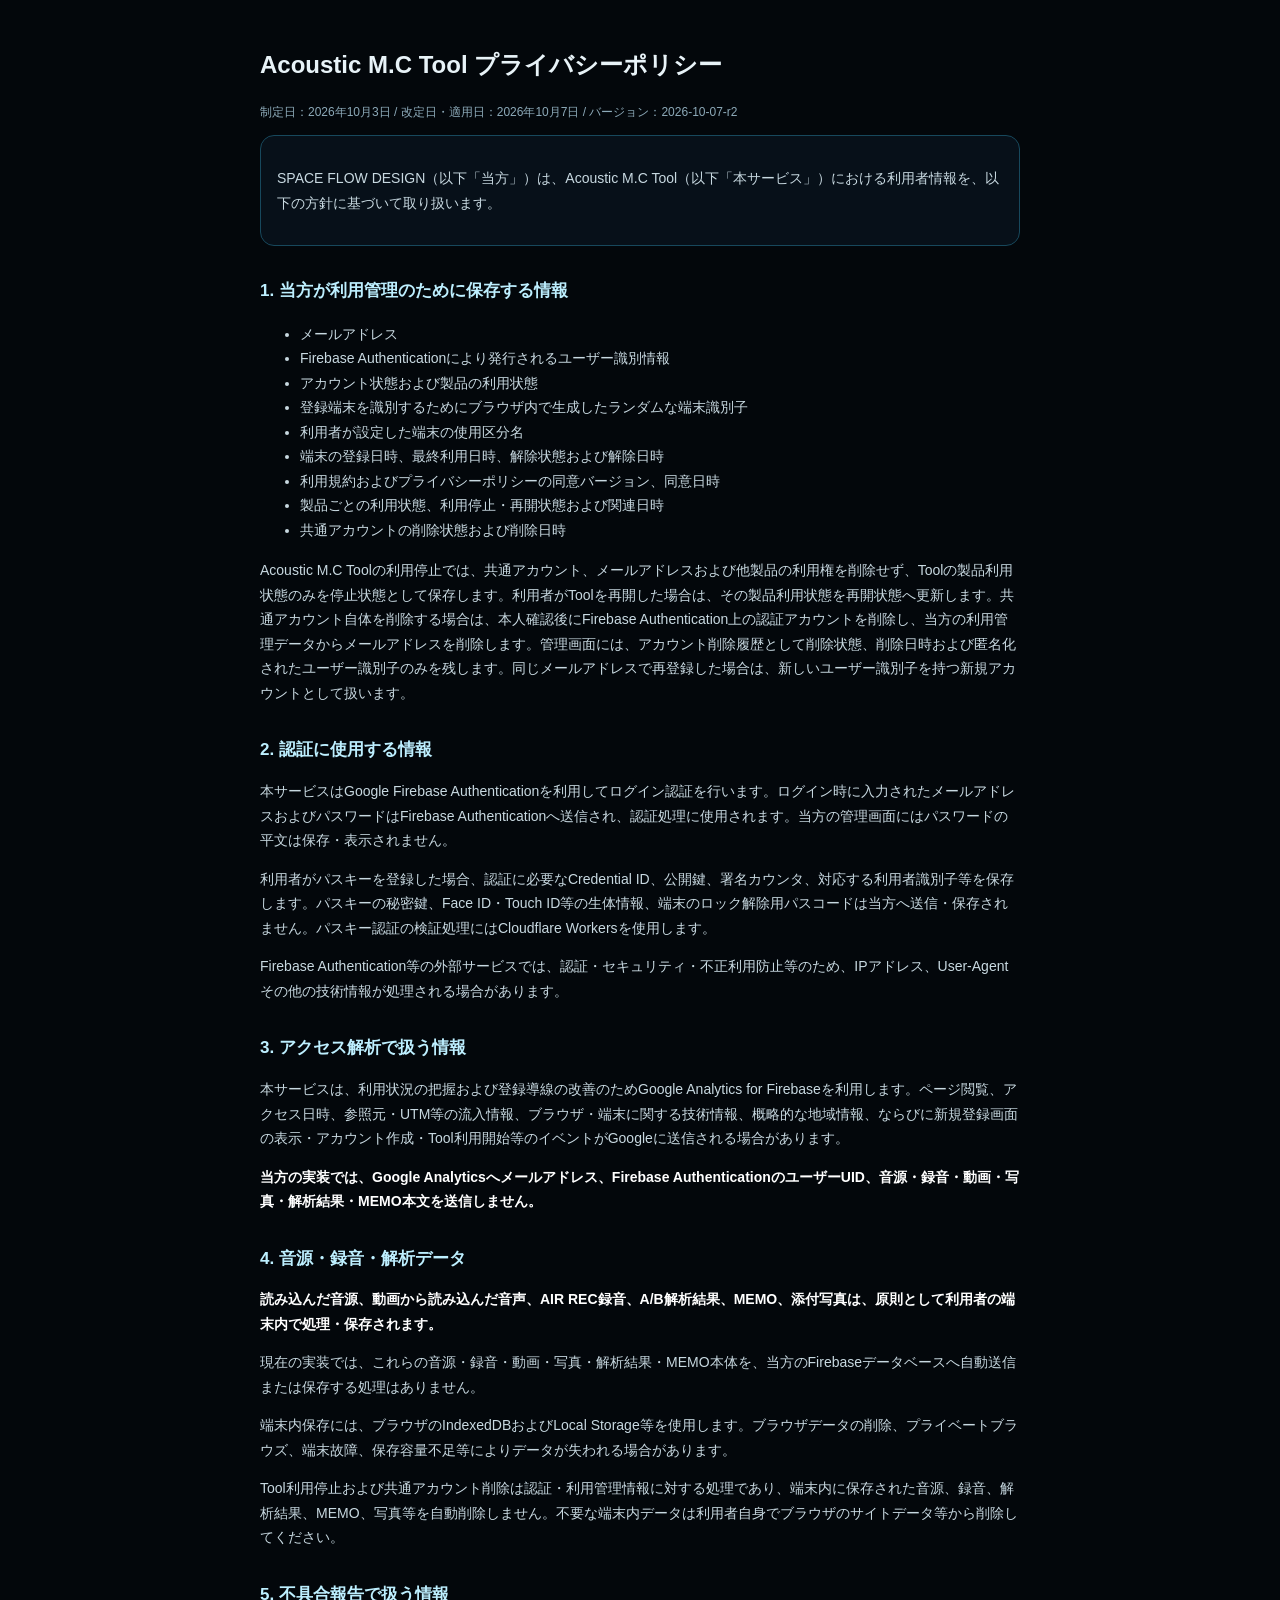
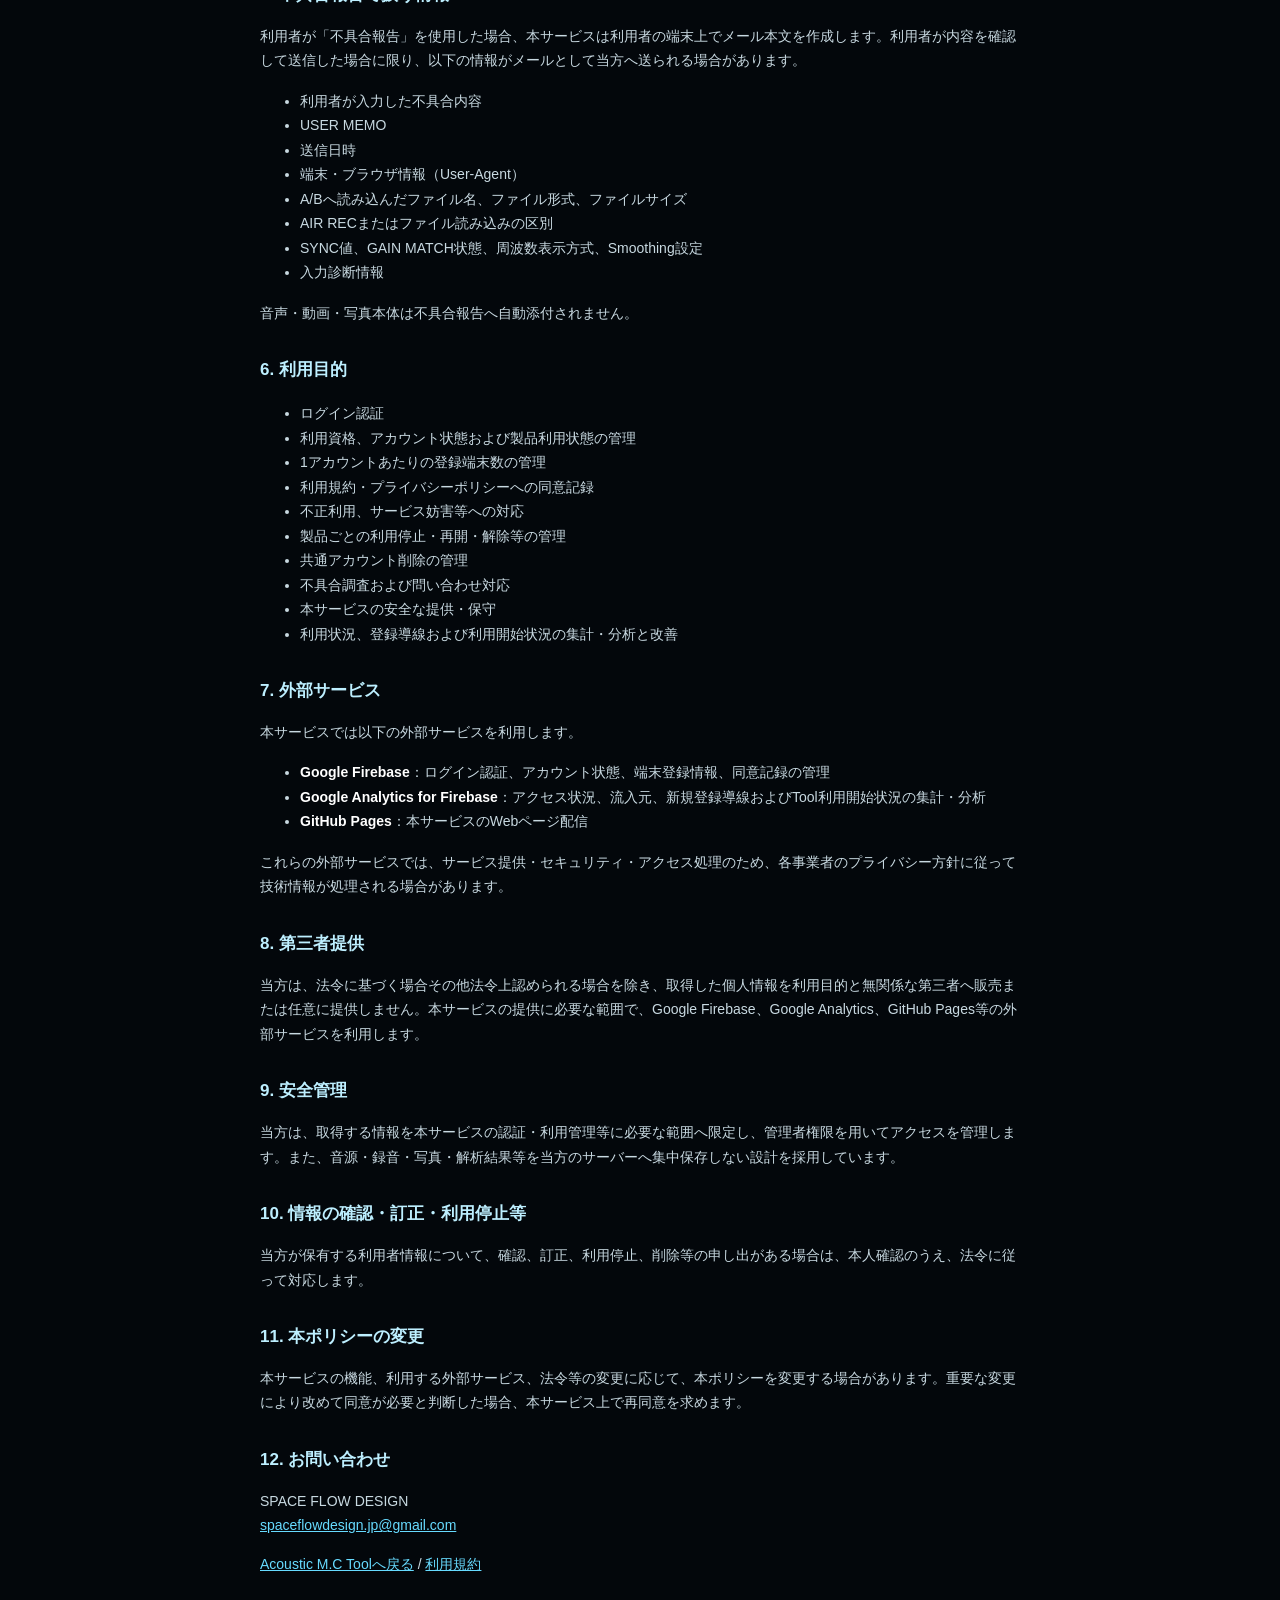
<file: privacy.html>
<!doctype html>
<html lang="ja">
<head>
<meta charset="utf-8"><meta name="viewport" content="width=device-width,initial-scale=1">
<title>Acoustic M.C Tool プライバシーポリシー</title>
<style>
:root{color-scheme:dark}body{margin:0;background:#03070b;color:#e8f3f8;font-family:-apple-system,BlinkMacSystemFont,"Segoe UI",sans-serif;line-height:1.75}
main{max-width:760px;margin:auto;padding:28px 20px 64px}h1{font-size:24px}h2{font-size:17px;margin-top:30px;color:#bdefff}p,li{font-size:14px;color:#c8d9e1}a{color:#67dbff}.box{border:1px solid #17485c;border-radius:14px;padding:16px;background:#071019}.meta{font-size:12px;color:#8daab9}strong{color:#fff}
</style>
</head>
<body><main>
<h1>Acoustic M.C Tool プライバシーポリシー</h1>
<p class="meta">制定日：2026年10月3日 / 改定日・適用日：2026年10月7日 / バージョン：2026-10-07-r2</p>
<div class="box"><p>SPACE FLOW DESIGN（以下「当方」）は、Acoustic M.C Tool（以下「本サービス」）における利用者情報を、以下の方針に基づいて取り扱います。</p></div>

<h2>1. 当方が利用管理のために保存する情報</h2>
<ul>
<li>メールアドレス</li>
<li>Firebase Authenticationにより発行されるユーザー識別情報</li>
<li>アカウント状態および製品の利用状態</li>
<li>登録端末を識別するためにブラウザ内で生成したランダムな端末識別子</li>
<li>利用者が設定した端末の使用区分名</li>
<li>端末の登録日時、最終利用日時、解除状態および解除日時</li>
<li>利用規約およびプライバシーポリシーの同意バージョン、同意日時</li>
<li>製品ごとの利用状態、利用停止・再開状態および関連日時</li>
<li>共通アカウントの削除状態および削除日時</li>
</ul>
<p>Acoustic M.C Toolの利用停止では、共通アカウント、メールアドレスおよび他製品の利用権を削除せず、Toolの製品利用状態のみを停止状態として保存します。利用者がToolを再開した場合は、その製品利用状態を再開状態へ更新します。共通アカウント自体を削除する場合は、本人確認後にFirebase Authentication上の認証アカウントを削除し、当方の利用管理データからメールアドレスを削除します。管理画面には、アカウント削除履歴として削除状態、削除日時および匿名化されたユーザー識別子のみを残します。同じメールアドレスで再登録した場合は、新しいユーザー識別子を持つ新規アカウントとして扱います。</p>

<h2>2. 認証に使用する情報</h2>
<p>本サービスはGoogle Firebase Authenticationを利用してログイン認証を行います。ログイン時に入力されたメールアドレスおよびパスワードはFirebase Authenticationへ送信され、認証処理に使用されます。当方の管理画面にはパスワードの平文は保存・表示されません。</p>
<p>利用者がパスキーを登録した場合、認証に必要なCredential ID、公開鍵、署名カウンタ、対応する利用者識別子等を保存します。パスキーの秘密鍵、Face ID・Touch ID等の生体情報、端末のロック解除用パスコードは当方へ送信・保存されません。パスキー認証の検証処理にはCloudflare Workersを使用します。</p>
<p>Firebase Authentication等の外部サービスでは、認証・セキュリティ・不正利用防止等のため、IPアドレス、User-Agentその他の技術情報が処理される場合があります。</p>

<h2>3. アクセス解析で扱う情報</h2>
<p>本サービスは、利用状況の把握および登録導線の改善のためGoogle Analytics for Firebaseを利用します。ページ閲覧、アクセス日時、参照元・UTM等の流入情報、ブラウザ・端末に関する技術情報、概略的な地域情報、ならびに新規登録画面の表示・アカウント作成・Tool利用開始等のイベントがGoogleに送信される場合があります。</p>
<p><strong>当方の実装では、Google Analyticsへメールアドレス、Firebase AuthenticationのユーザーUID、音源・録音・動画・写真・解析結果・MEMO本文を送信しません。</strong></p>

<h2>4. 音源・録音・解析データ</h2>
<p><strong>読み込んだ音源、動画から読み込んだ音声、AIR REC録音、A/B解析結果、MEMO、添付写真は、原則として利用者の端末内で処理・保存されます。</strong></p>
<p>現在の実装では、これらの音源・録音・動画・写真・解析結果・MEMO本体を、当方のFirebaseデータベースへ自動送信または保存する処理はありません。</p>
<p>端末内保存には、ブラウザのIndexedDBおよびLocal Storage等を使用します。ブラウザデータの削除、プライベートブラウズ、端末故障、保存容量不足等によりデータが失われる場合があります。</p>
<p>Tool利用停止および共通アカウント削除は認証・利用管理情報に対する処理であり、端末内に保存された音源、録音、解析結果、MEMO、写真等を自動削除しません。不要な端末内データは利用者自身でブラウザのサイトデータ等から削除してください。</p>

<h2>5. 不具合報告で扱う情報</h2>
<p>利用者が「不具合報告」を使用した場合、本サービスは利用者の端末上でメール本文を作成します。利用者が内容を確認して送信した場合に限り、以下の情報がメールとして当方へ送られる場合があります。</p>
<ul>
<li>利用者が入力した不具合内容</li>
<li>USER MEMO</li>
<li>送信日時</li>
<li>端末・ブラウザ情報（User-Agent）</li>
<li>A/Bへ読み込んだファイル名、ファイル形式、ファイルサイズ</li>
<li>AIR RECまたはファイル読み込みの区別</li>
<li>SYNC値、GAIN MATCH状態、周波数表示方式、Smoothing設定</li>
<li>入力診断情報</li>
</ul>
<p>音声・動画・写真本体は不具合報告へ自動添付されません。</p>

<h2>6. 利用目的</h2>
<ul>
<li>ログイン認証</li>
<li>利用資格、アカウント状態および製品利用状態の管理</li>
<li>1アカウントあたりの登録端末数の管理</li>
<li>利用規約・プライバシーポリシーへの同意記録</li>
<li>不正利用、サービス妨害等への対応</li>
<li>製品ごとの利用停止・再開・解除等の管理</li>
<li>共通アカウント削除の管理</li>
<li>不具合調査および問い合わせ対応</li>
<li>本サービスの安全な提供・保守</li>
<li>利用状況、登録導線および利用開始状況の集計・分析と改善</li>
</ul>

<h2>7. 外部サービス</h2>
<p>本サービスでは以下の外部サービスを利用します。</p>
<ul>
<li><strong>Google Firebase</strong>：ログイン認証、アカウント状態、端末登録情報、同意記録の管理</li>
<li><strong>Google Analytics for Firebase</strong>：アクセス状況、流入元、新規登録導線およびTool利用開始状況の集計・分析</li>
<li><strong>GitHub Pages</strong>：本サービスのWebページ配信</li>
</ul>
<p>これらの外部サービスでは、サービス提供・セキュリティ・アクセス処理のため、各事業者のプライバシー方針に従って技術情報が処理される場合があります。</p>

<h2>8. 第三者提供</h2>
<p>当方は、法令に基づく場合その他法令上認められる場合を除き、取得した個人情報を利用目的と無関係な第三者へ販売または任意に提供しません。本サービスの提供に必要な範囲で、Google Firebase、Google Analytics、GitHub Pages等の外部サービスを利用します。</p>

<h2>9. 安全管理</h2>
<p>当方は、取得する情報を本サービスの認証・利用管理等に必要な範囲へ限定し、管理者権限を用いてアクセスを管理します。また、音源・録音・写真・解析結果等を当方のサーバーへ集中保存しない設計を採用しています。</p>

<h2>10. 情報の確認・訂正・利用停止等</h2>
<p>当方が保有する利用者情報について、確認、訂正、利用停止、削除等の申し出がある場合は、本人確認のうえ、法令に従って対応します。</p>

<h2>11. 本ポリシーの変更</h2>
<p>本サービスの機能、利用する外部サービス、法令等の変更に応じて、本ポリシーを変更する場合があります。重要な変更により改めて同意が必要と判断した場合、本サービス上で再同意を求めます。</p>

<h2>12. お問い合わせ</h2>
<p>SPACE FLOW DESIGN<br><a href="mailto:spaceflowdesign.jp@gmail.com">spaceflowdesign.jp@gmail.com</a></p>

<p><a href="index.html">Acoustic M.C Toolへ戻る</a> / <a href="terms.html">利用規約</a></p>
</main></body></html>
</file>
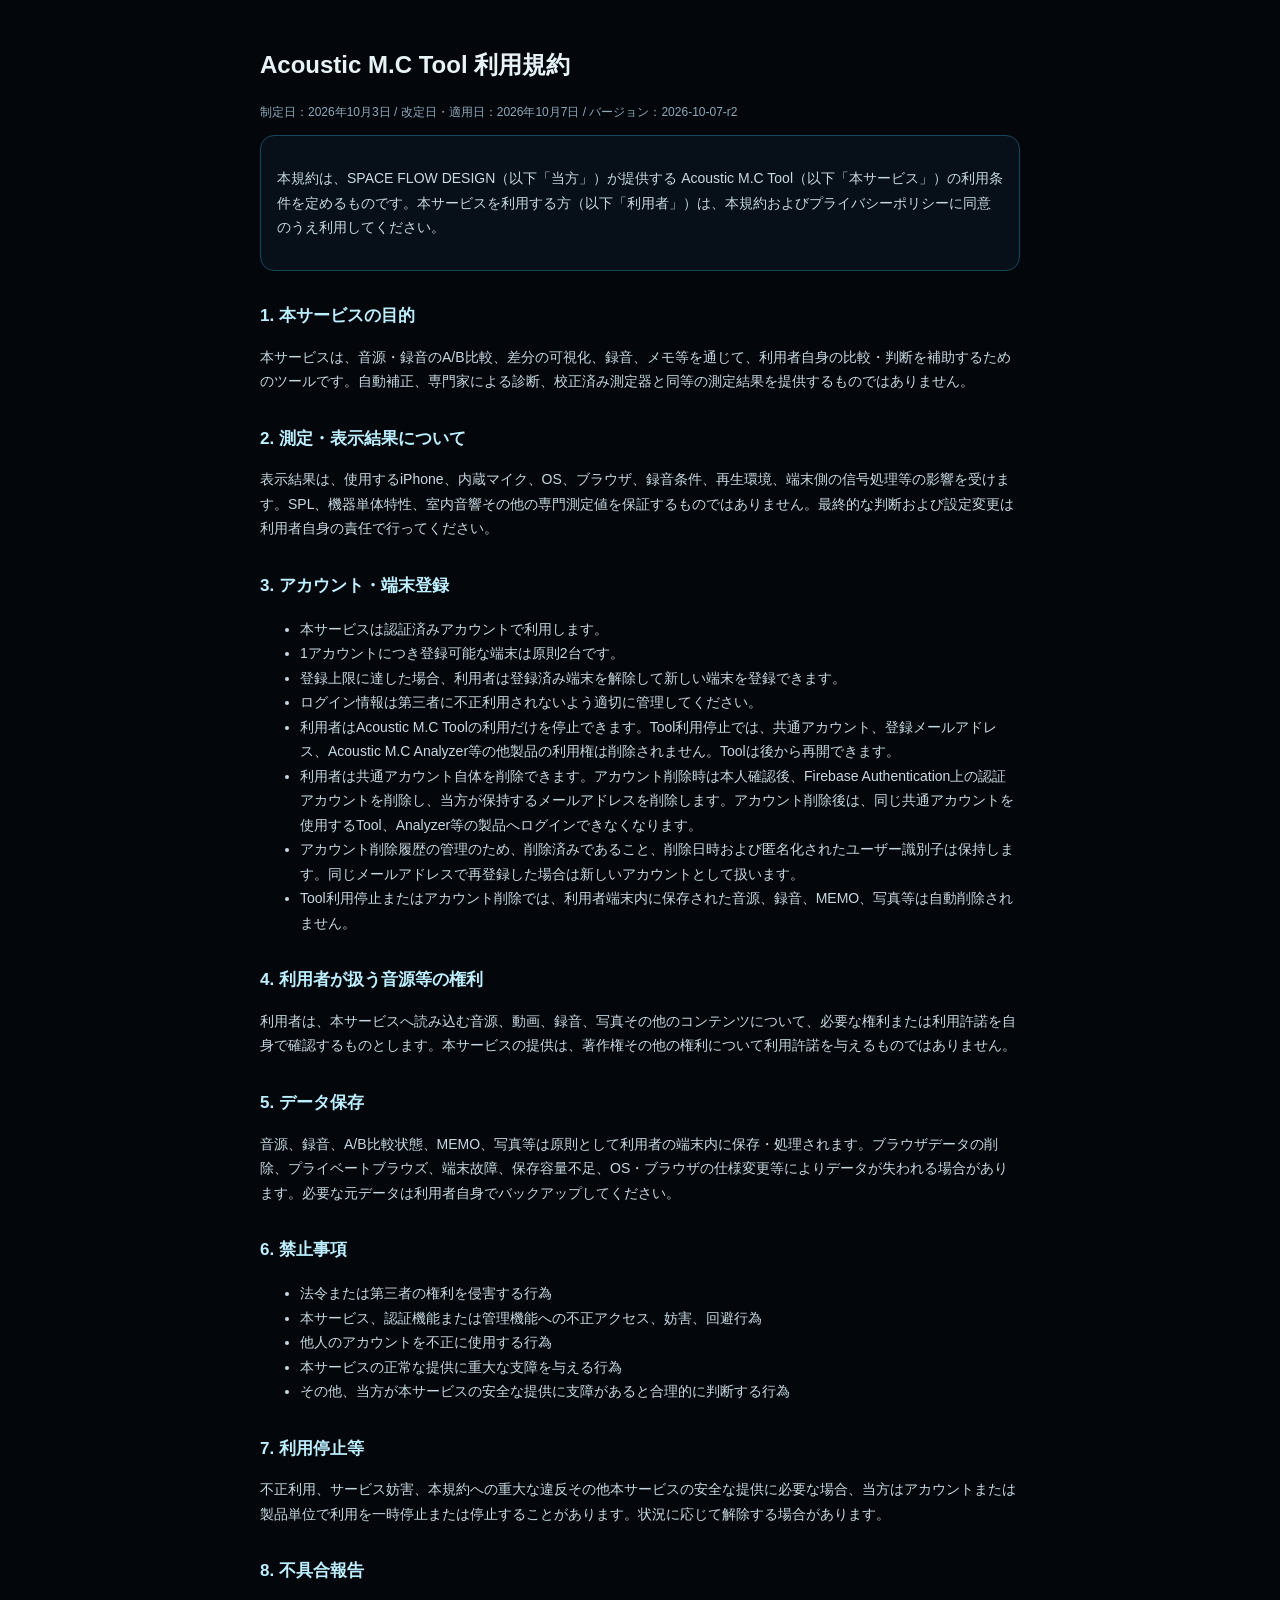
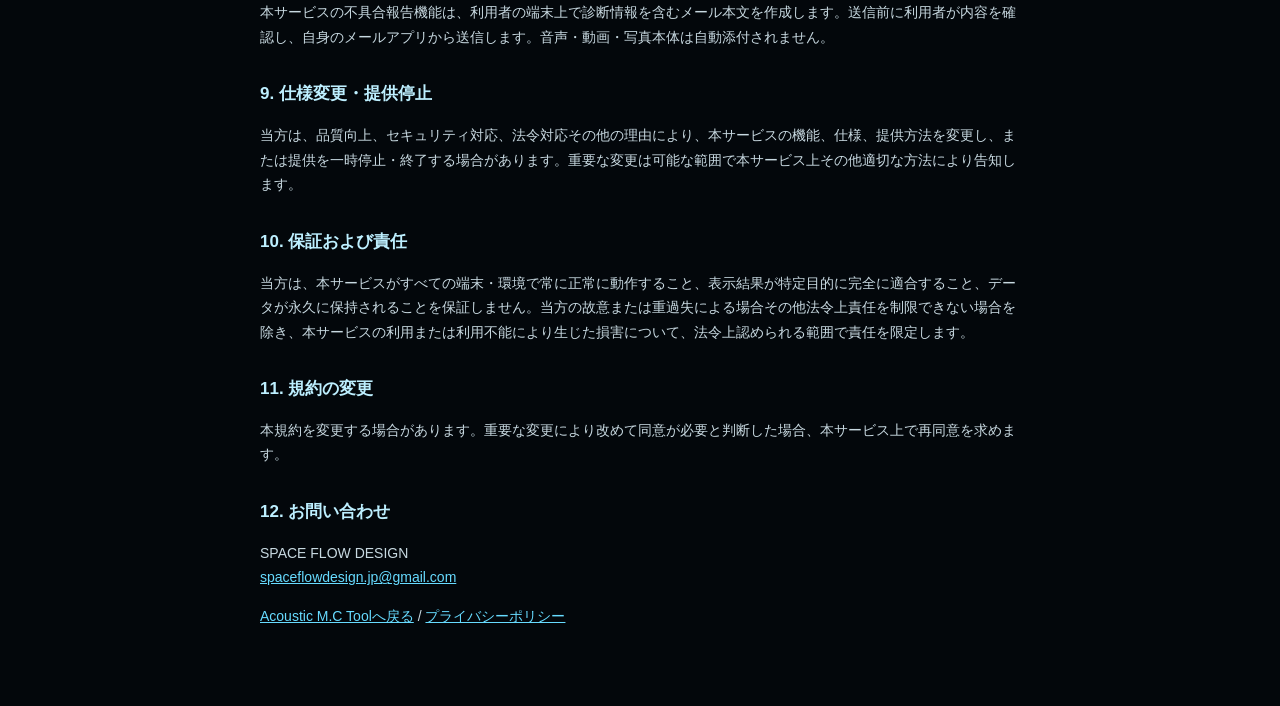
<file: terms.html>
<!doctype html>
<html lang="ja">
<head>
<meta charset="utf-8"><meta name="viewport" content="width=device-width,initial-scale=1">
<title>Acoustic M.C Tool 利用規約</title>
<style>
:root{color-scheme:dark}body{margin:0;background:#03070b;color:#e8f3f8;font-family:-apple-system,BlinkMacSystemFont,"Segoe UI",sans-serif;line-height:1.75}
main{max-width:760px;margin:auto;padding:28px 20px 64px}h1{font-size:24px}h2{font-size:17px;margin-top:30px;color:#bdefff}p,li{font-size:14px;color:#c8d9e1}a{color:#67dbff}.box{border:1px solid #17485c;border-radius:14px;padding:16px;background:#071019}.meta{font-size:12px;color:#8daab9}strong{color:#fff}
</style>
</head>
<body><main>
<h1>Acoustic M.C Tool 利用規約</h1>
<p class="meta">制定日：2026年10月3日 / 改定日・適用日：2026年10月7日 / バージョン：2026-10-07-r2</p>
<div class="box"><p>本規約は、SPACE FLOW DESIGN（以下「当方」）が提供する Acoustic M.C Tool（以下「本サービス」）の利用条件を定めるものです。本サービスを利用する方（以下「利用者」）は、本規約およびプライバシーポリシーに同意のうえ利用してください。</p></div>

<h2>1. 本サービスの目的</h2>
<p>本サービスは、音源・録音のA/B比較、差分の可視化、録音、メモ等を通じて、利用者自身の比較・判断を補助するためのツールです。自動補正、専門家による診断、校正済み測定器と同等の測定結果を提供するものではありません。</p>

<h2>2. 測定・表示結果について</h2>
<p>表示結果は、使用するiPhone、内蔵マイク、OS、ブラウザ、録音条件、再生環境、端末側の信号処理等の影響を受けます。SPL、機器単体特性、室内音響その他の専門測定値を保証するものではありません。最終的な判断および設定変更は利用者自身の責任で行ってください。</p>

<h2>3. アカウント・端末登録</h2>
<ul>
<li>本サービスは認証済みアカウントで利用します。</li>
<li>1アカウントにつき登録可能な端末は原則2台です。</li>
<li>登録上限に達した場合、利用者は登録済み端末を解除して新しい端末を登録できます。</li>
<li>ログイン情報は第三者に不正利用されないよう適切に管理してください。</li>
<li>利用者はAcoustic M.C Toolの利用だけを停止できます。Tool利用停止では、共通アカウント、登録メールアドレス、Acoustic M.C Analyzer等の他製品の利用権は削除されません。Toolは後から再開できます。</li>
<li>利用者は共通アカウント自体を削除できます。アカウント削除時は本人確認後、Firebase Authentication上の認証アカウントを削除し、当方が保持するメールアドレスを削除します。アカウント削除後は、同じ共通アカウントを使用するTool、Analyzer等の製品へログインできなくなります。</li>
<li>アカウント削除履歴の管理のため、削除済みであること、削除日時および匿名化されたユーザー識別子は保持します。同じメールアドレスで再登録した場合は新しいアカウントとして扱います。</li>
<li>Tool利用停止またはアカウント削除では、利用者端末内に保存された音源、録音、MEMO、写真等は自動削除されません。</li>
</ul>

<h2>4. 利用者が扱う音源等の権利</h2>
<p>利用者は、本サービスへ読み込む音源、動画、録音、写真その他のコンテンツについて、必要な権利または利用許諾を自身で確認するものとします。本サービスの提供は、著作権その他の権利について利用許諾を与えるものではありません。</p>

<h2>5. データ保存</h2>
<p>音源、録音、A/B比較状態、MEMO、写真等は原則として利用者の端末内に保存・処理されます。ブラウザデータの削除、プライベートブラウズ、端末故障、保存容量不足、OS・ブラウザの仕様変更等によりデータが失われる場合があります。必要な元データは利用者自身でバックアップしてください。</p>

<h2>6. 禁止事項</h2>
<ul>
<li>法令または第三者の権利を侵害する行為</li>
<li>本サービス、認証機能または管理機能への不正アクセス、妨害、回避行為</li>
<li>他人のアカウントを不正に使用する行為</li>
<li>本サービスの正常な提供に重大な支障を与える行為</li>
<li>その他、当方が本サービスの安全な提供に支障があると合理的に判断する行為</li>
</ul>

<h2>7. 利用停止等</h2>
<p>不正利用、サービス妨害、本規約への重大な違反その他本サービスの安全な提供に必要な場合、当方はアカウントまたは製品単位で利用を一時停止または停止することがあります。状況に応じて解除する場合があります。</p>

<h2>8. 不具合報告</h2>
<p>本サービスの不具合報告機能は、利用者の端末上で診断情報を含むメール本文を作成します。送信前に利用者が内容を確認し、自身のメールアプリから送信します。音声・動画・写真本体は自動添付されません。</p>

<h2>9. 仕様変更・提供停止</h2>
<p>当方は、品質向上、セキュリティ対応、法令対応その他の理由により、本サービスの機能、仕様、提供方法を変更し、または提供を一時停止・終了する場合があります。重要な変更は可能な範囲で本サービス上その他適切な方法により告知します。</p>

<h2>10. 保証および責任</h2>
<p>当方は、本サービスがすべての端末・環境で常に正常に動作すること、表示結果が特定目的に完全に適合すること、データが永久に保持されることを保証しません。当方の故意または重過失による場合その他法令上責任を制限できない場合を除き、本サービスの利用または利用不能により生じた損害について、法令上認められる範囲で責任を限定します。</p>

<h2>11. 規約の変更</h2>
<p>本規約を変更する場合があります。重要な変更により改めて同意が必要と判断した場合、本サービス上で再同意を求めます。</p>

<h2>12. お問い合わせ</h2>
<p>SPACE FLOW DESIGN<br><a href="mailto:spaceflowdesign.jp@gmail.com">spaceflowdesign.jp@gmail.com</a></p>

<p><a href="index.html">Acoustic M.C Toolへ戻る</a> / <a href="privacy.html">プライバシーポリシー</a></p>
</main></body></html>
</file>
